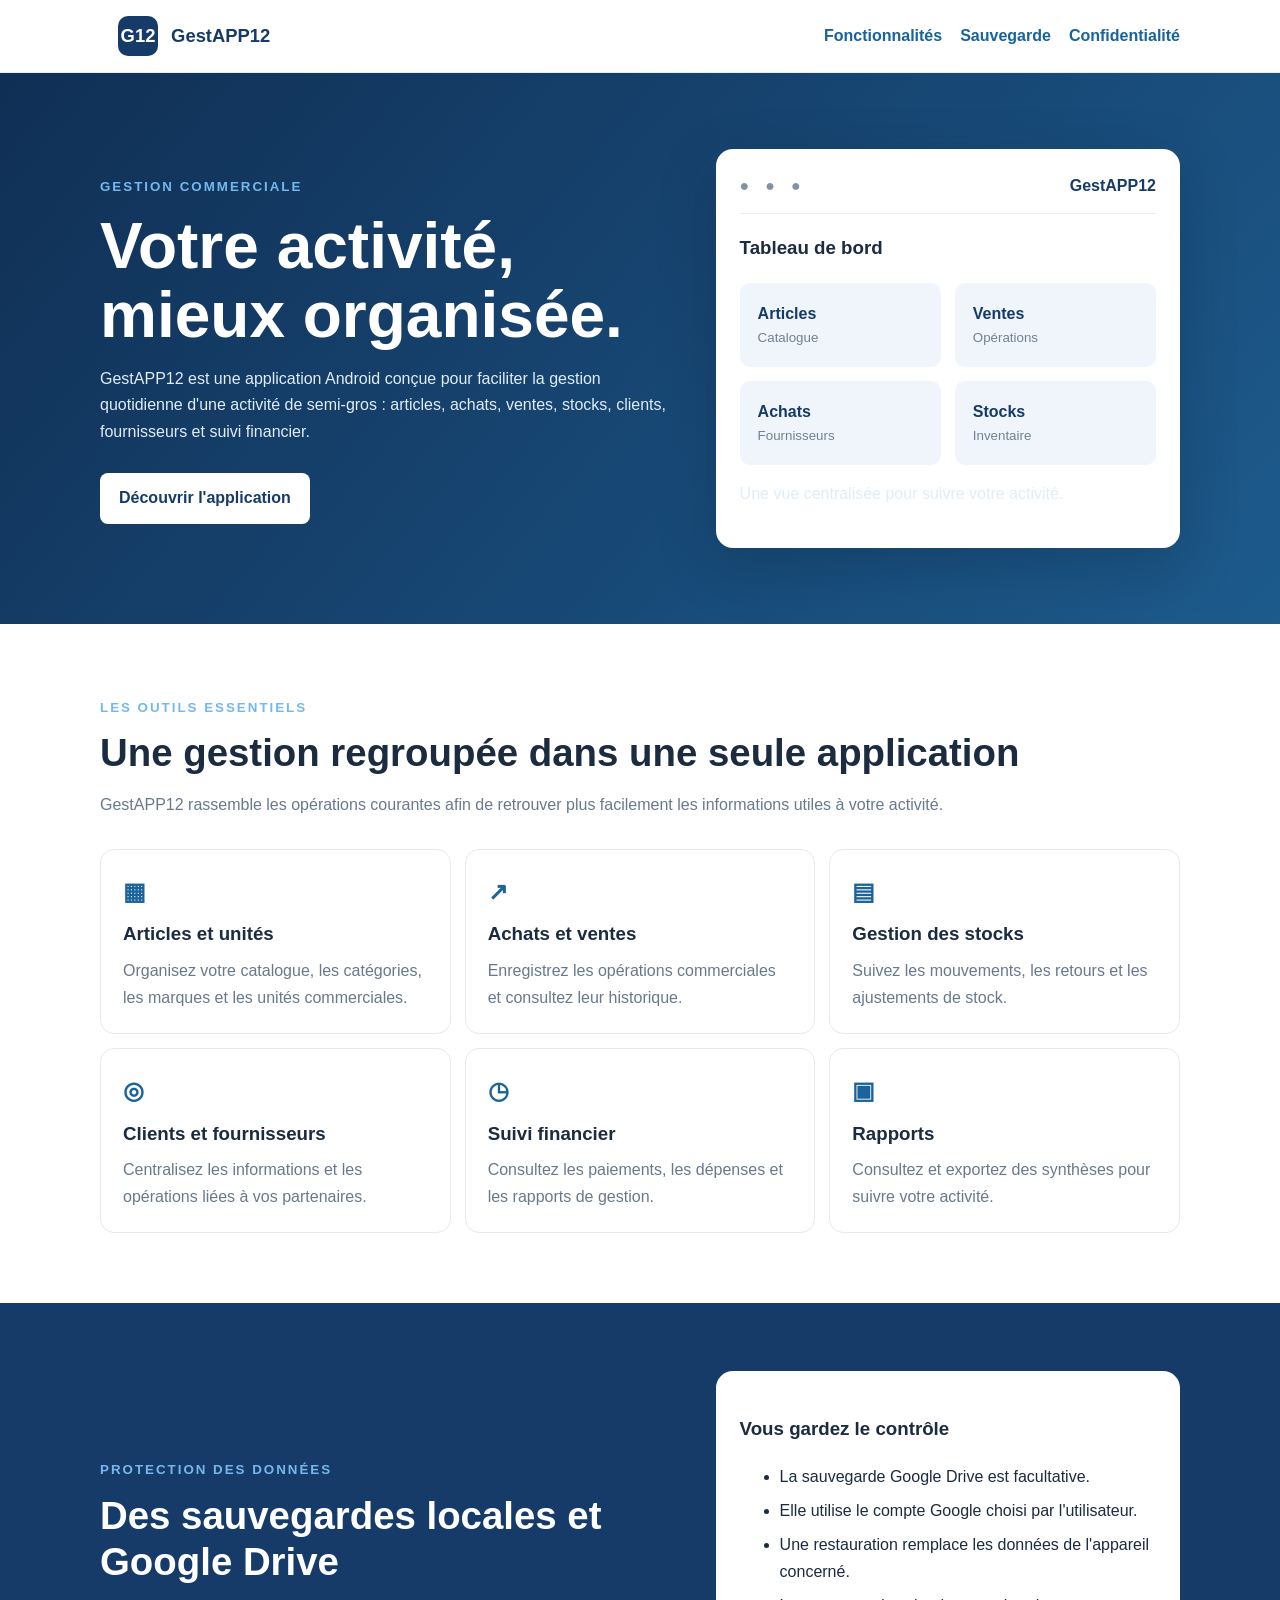
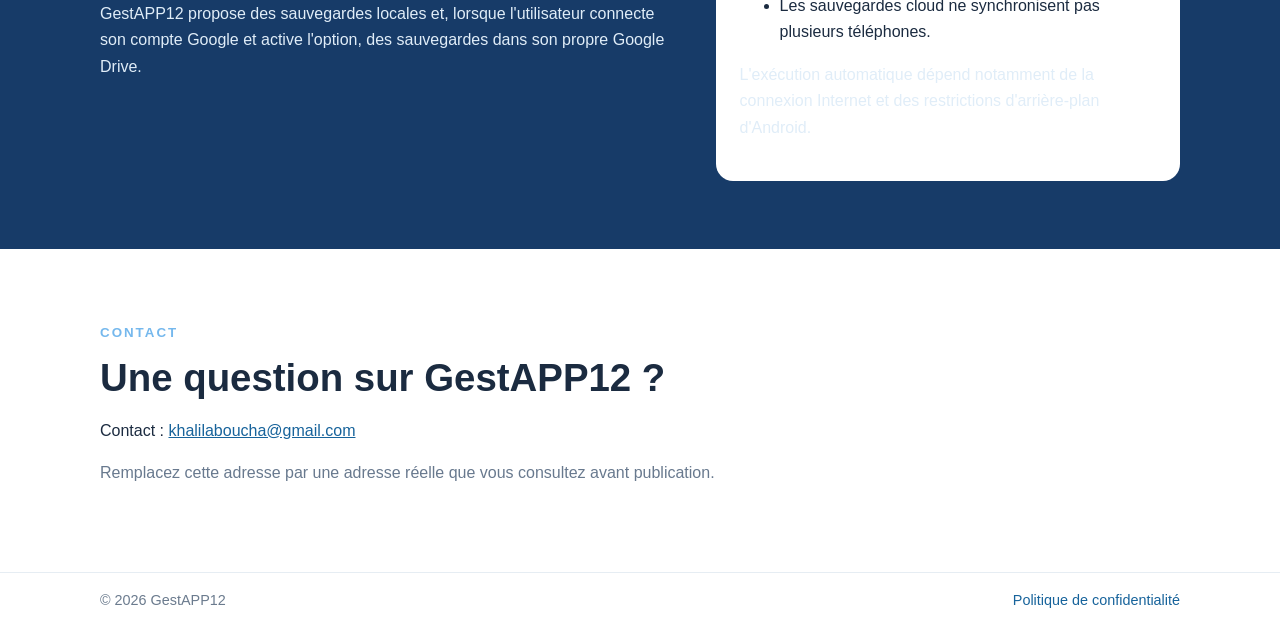
<file: index.html>
<!doctype html>
<html lang="fr"><head><meta charset="utf-8"><meta name="viewport" content="width=device-width,initial-scale=1">
<meta name="description" content="GestAPP12, application Android de gestion commerciale pour les activités de semi-gros.">
<title>GestAPP12 — Gestion commerciale simplifiée</title><link rel="stylesheet" href="assets/style.css"></head>
<body>
<header><nav class="wrap nav"><a class="brand" href="index.html"><b>G12</b> GestAPP12</a><div><a href="#fonctionnalites">Fonctionnalités</a><a href="#sauvegarde">Sauvegarde</a><a href="confidentialite.html">Confidentialité</a></div></nav></header>
<main>
<section class="hero"><div class="wrap hero-grid"><div><small>GESTION COMMERCIALE</small><h1>Votre activité, mieux organisée.</h1>
<p>GestAPP12 est une application Android conçue pour faciliter la gestion quotidienne d'une activité de semi-gros : articles, achats, ventes, stocks, clients, fournisseurs et suivi financier.</p><a class="btn" href="#fonctionnalites">Découvrir l'application</a></div>
<div class="screen"><div class="screen-head">●　●　● <strong>GestAPP12</strong></div><h3>Tableau de bord</h3><div class="tiles"><div>Articles<small>Catalogue</small></div><div>Ventes<small>Opérations</small></div><div>Achats<small>Fournisseurs</small></div><div>Stocks<small>Inventaire</small></div></div><p class="muted">Une vue centralisée pour suivre votre activité.</p></div></div></section>
<section class="wrap section" id="fonctionnalites"><small>LES OUTILS ESSENTIELS</small><h2>Une gestion regroupée dans une seule application</h2><p class="muted">GestAPP12 rassemble les opérations courantes afin de retrouver plus facilement les informations utiles à votre activité.</p>
<div class="cards"><article><b>▦</b><h3>Articles et unités</h3><p>Organisez votre catalogue, les catégories, les marques et les unités commerciales.</p></article><article><b>↗</b><h3>Achats et ventes</h3><p>Enregistrez les opérations commerciales et consultez leur historique.</p></article><article><b>▤</b><h3>Gestion des stocks</h3><p>Suivez les mouvements, les retours et les ajustements de stock.</p></article><article><b>◎</b><h3>Clients et fournisseurs</h3><p>Centralisez les informations et les opérations liées à vos partenaires.</p></article><article><b>◷</b><h3>Suivi financier</h3><p>Consultez les paiements, les dépenses et les rapports de gestion.</p></article><article><b>▣</b><h3>Rapports</h3><p>Consultez et exportez des synthèses pour suivre votre activité.</p></article></div></section>
<section class="backup" id="sauvegarde"><div class="wrap backup-grid"><div><small>PROTECTION DES DONNÉES</small><h2>Des sauvegardes locales et Google Drive</h2><p>GestAPP12 propose des sauvegardes locales et, lorsque l'utilisateur connecte son compte Google et active l'option, des sauvegardes dans son propre Google Drive.</p></div><div class="panel"><h3>Vous gardez le contrôle</h3><ul><li>La sauvegarde Google Drive est facultative.</li><li>Elle utilise le compte Google choisi par l'utilisateur.</li><li>Une restauration remplace les données de l'appareil concerné.</li><li>Les sauvegardes cloud ne synchronisent pas plusieurs téléphones.</li></ul><p class="muted">L'exécution automatique dépend notamment de la connexion Internet et des restrictions d'arrière-plan d'Android.</p></div></div></section>
<section class="wrap section"><small>CONTACT</small><h2>Une question sur GestAPP12 ?</h2><p>Contact : <a href="mailto:khalilaboucha@gmail.com">khalilaboucha@gmail.com</a></p><p class="muted">Remplacez cette adresse par une adresse réelle que vous consultez avant publication.</p></section>
</main><footer><div class="wrap foot"><span>© 2026 GestAPP12</span><a href="confidentialite.html">Politique de confidentialité</a></div></footer>
</body></html>
</file>
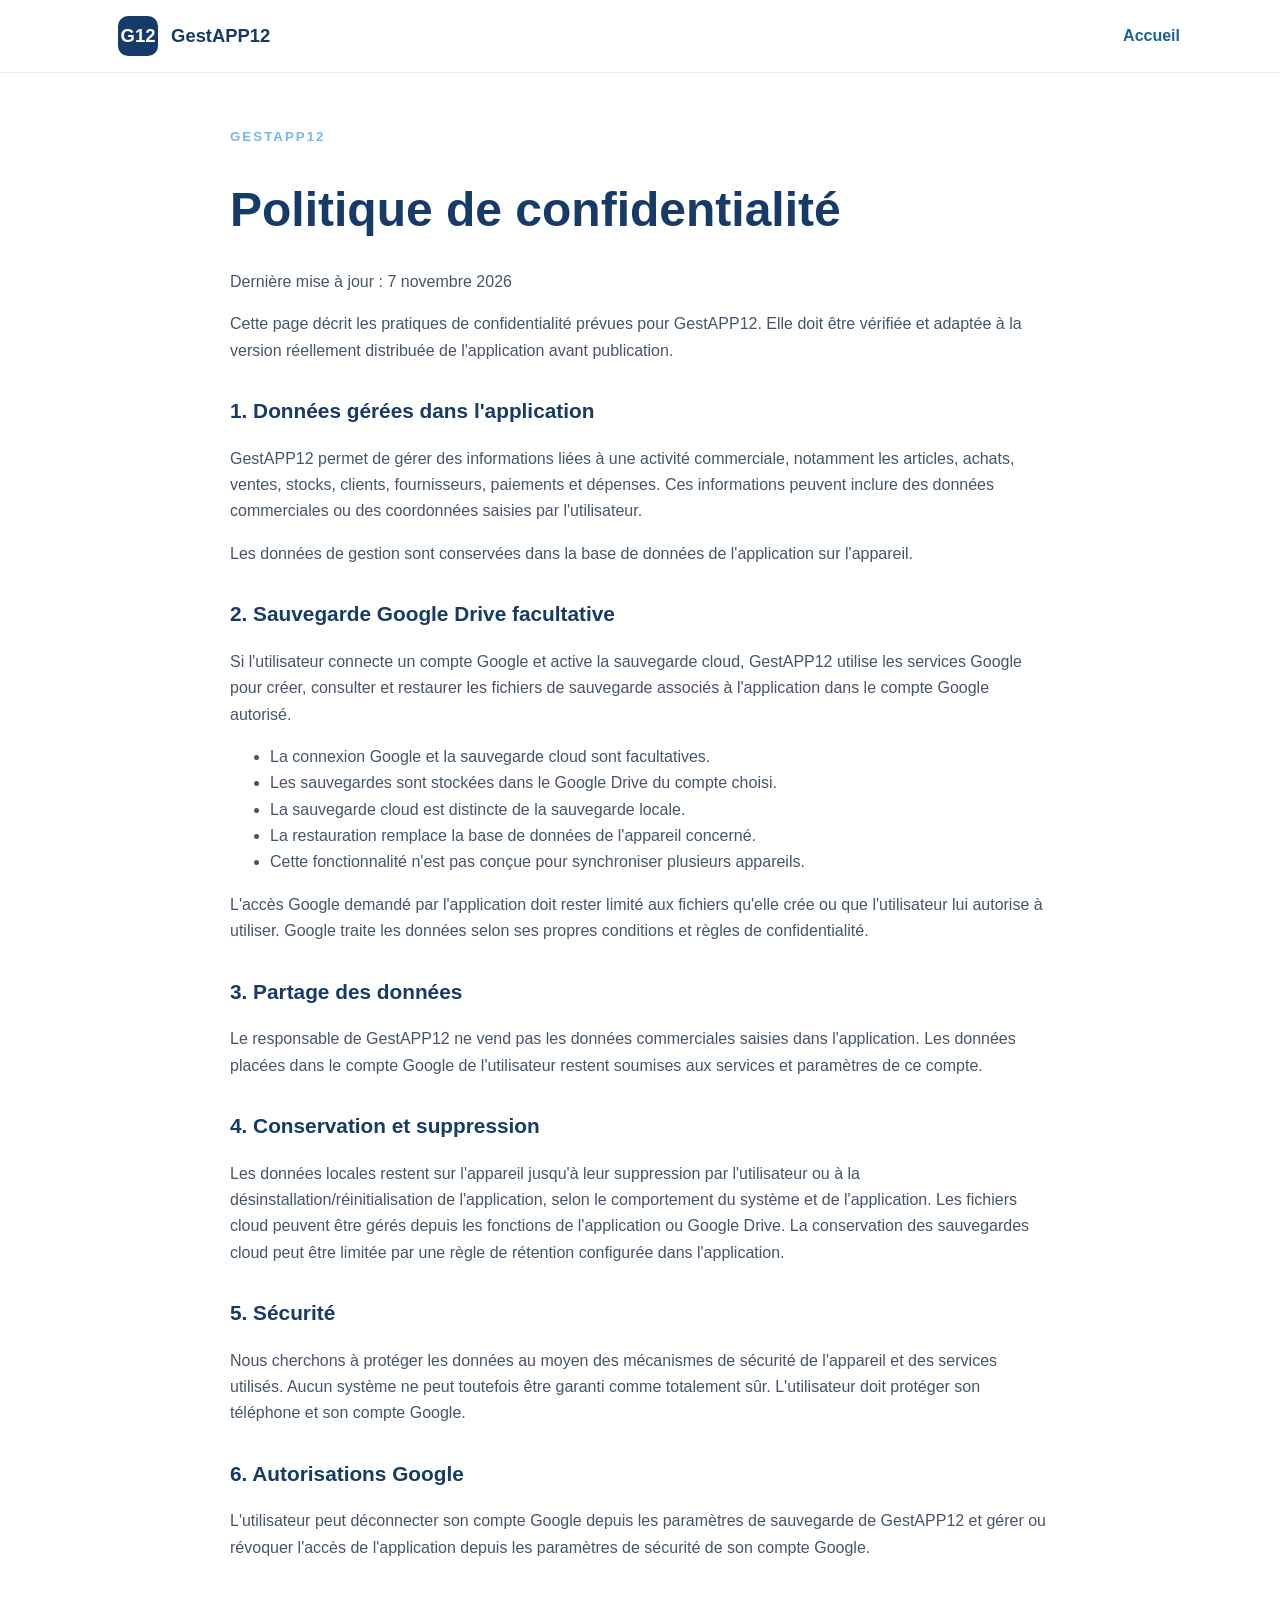
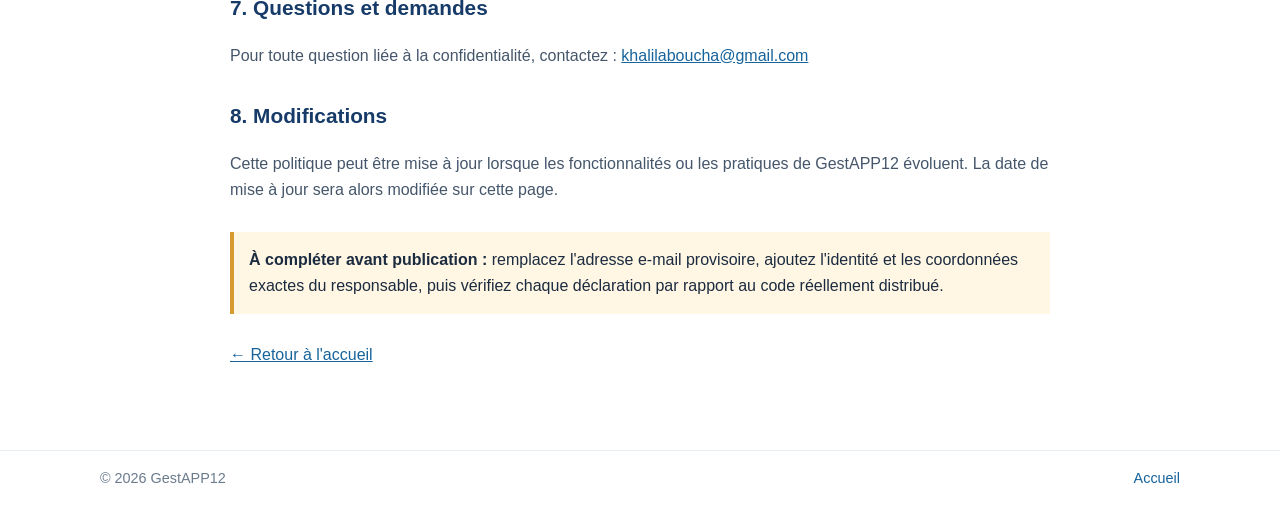
<file: confidentialite.html>
<!doctype html>
<html lang="fr"><head><meta charset="utf-8"><meta name="viewport" content="width=device-width,initial-scale=1"><meta name="description" content="Politique de confidentialité de GestAPP12."><title>Confidentialité — GestAPP12</title><link rel="stylesheet" href="assets/style.css"></head>
<body><header><nav class="wrap nav"><a class="brand" href="index.html"><b>G12</b> GestAPP12</a><a href="index.html">Accueil</a></nav></header>
<main class="wrap policy"><small>GESTAPP12</small><h1>Politique de confidentialité</h1><p class="muted">Dernière mise à jour : 7 novembre 2026</p>
<p>Cette page décrit les pratiques de confidentialité prévues pour GestAPP12. Elle doit être vérifiée et adaptée à la version réellement distribuée de l'application avant publication.</p>
<h2>1. Données gérées dans l'application</h2><p>GestAPP12 permet de gérer des informations liées à une activité commerciale, notamment les articles, achats, ventes, stocks, clients, fournisseurs, paiements et dépenses. Ces informations peuvent inclure des données commerciales ou des coordonnées saisies par l'utilisateur.</p><p>Les données de gestion sont conservées dans la base de données de l'application sur l'appareil.</p>
<h2>2. Sauvegarde Google Drive facultative</h2><p>Si l'utilisateur connecte un compte Google et active la sauvegarde cloud, GestAPP12 utilise les services Google pour créer, consulter et restaurer les fichiers de sauvegarde associés à l'application dans le compte Google autorisé.</p><ul><li>La connexion Google et la sauvegarde cloud sont facultatives.</li><li>Les sauvegardes sont stockées dans le Google Drive du compte choisi.</li><li>La sauvegarde cloud est distincte de la sauvegarde locale.</li><li>La restauration remplace la base de données de l'appareil concerné.</li><li>Cette fonctionnalité n'est pas conçue pour synchroniser plusieurs appareils.</li></ul><p>L'accès Google demandé par l'application doit rester limité aux fichiers qu'elle crée ou que l'utilisateur lui autorise à utiliser. Google traite les données selon ses propres conditions et règles de confidentialité.</p>
<h2>3. Partage des données</h2><p>Le responsable de GestAPP12 ne vend pas les données commerciales saisies dans l'application. Les données placées dans le compte Google de l'utilisateur restent soumises aux services et paramètres de ce compte.</p>
<h2>4. Conservation et suppression</h2><p>Les données locales restent sur l'appareil jusqu'à leur suppression par l'utilisateur ou à la désinstallation/réinitialisation de l'application, selon le comportement du système et de l'application. Les fichiers cloud peuvent être gérés depuis les fonctions de l'application ou Google Drive. La conservation des sauvegardes cloud peut être limitée par une règle de rétention configurée dans l'application.</p>
<h2>5. Sécurité</h2><p>Nous cherchons à protéger les données au moyen des mécanismes de sécurité de l'appareil et des services utilisés. Aucun système ne peut toutefois être garanti comme totalement sûr. L'utilisateur doit protéger son téléphone et son compte Google.</p>
<h2>6. Autorisations Google</h2><p>L'utilisateur peut déconnecter son compte Google depuis les paramètres de sauvegarde de GestAPP12 et gérer ou révoquer l'accès de l'application depuis les paramètres de sécurité de son compte Google.</p>
<h2>7. Questions et demandes</h2><p>Pour toute question liée à la confidentialité, contactez : <a href="mailto:khalilaboucha@gmail.com">khalilaboucha@gmail.com</a></p>
<h2>8. Modifications</h2><p>Cette politique peut être mise à jour lorsque les fonctionnalités ou les pratiques de GestAPP12 évoluent. La date de mise à jour sera alors modifiée sur cette page.</p>
<div class="notice"><strong>À compléter avant publication :</strong> remplacez l'adresse e-mail provisoire, ajoutez l'identité et les coordonnées exactes du responsable, puis vérifiez chaque déclaration par rapport au code réellement distribué.</div>
<p><a href="index.html">← Retour à l'accueil</a></p></main><footer><div class="wrap foot"><span>© 2026 GestAPP12</span><a href="index.html">Accueil</a></div></footer></body></html>
</file>
<file: assets/style.css>
*{box-sizing:border-box}body{margin:0;font:16px/1.65 Inter,Segoe UI,Arial,sans-serif;color:#1b2b40}a{color:#17639b}header{background:#fff;border-bottom:1px solid #e6edf3}.wrap{width:min(1080px,calc(100% - 36px));margin:auto}.nav,.foot{display:flex;align-items:center;justify-content:space-between;gap:20px;padding:16px 0}.nav a{text-decoration:none;margin-left:18px;font-weight:600}.brand{color:#173b68;font-size:1.15rem}.brand b{display:inline-grid;place-items:center;background:#173b68;color:white;border-radius:10px;width:40px;height:40px;margin-right:8px}.hero{background:linear-gradient(130deg,#102f55,#1d5b8d);color:white;padding:76px 0}.hero-grid,.backup-grid{display:grid;grid-template-columns:1.1fr .9fr;gap:48px;align-items:center}.hero h1{font-size:clamp(2.5rem,5vw,4rem);line-height:1.08;margin:12px 0}.hero p{color:#e0edf8;max-width:650px}.hero small,.backup small,.section>small,.policy>small{letter-spacing:.15em;font-weight:800;color:#75b8ed}.btn{display:inline-block;background:white;color:#173b68;text-decoration:none;padding:12px 19px;border-radius:8px;font-weight:800;margin-top:12px}.screen,.panel{background:white;color:#1b2b40;padding:24px;border-radius:17px;box-shadow:0 18px 55px #071a3040}.screen-head{border-bottom:1px solid #e6edf3;padding-bottom:14px;color:#8192a5}.screen-head strong{float:right;color:#173b68}.tiles,.cards{display:grid;grid-template-columns:repeat(2,1fr);gap:14px}.tiles div{background:#eff5fa;padding:18px;border-radius:10px;font-weight:700;color:#173b68}.tiles small{display:block;color:#708096;letter-spacing:0;font-weight:400}.muted{color:#68798e}.section{padding-top:70px;padding-bottom:70px}.section h2,.backup h2{font-size:clamp(1.8rem,3vw,2.5rem);line-height:1.2;margin:10px 0}.cards{grid-template-columns:repeat(3,1fr);margin-top:30px}.cards article{border:1px solid #e4eaf0;border-radius:14px;padding:22px}.cards article>b{color:#1b639b;font-size:1.5rem}.cards h3{margin:8px 0}.cards p{margin:0;color:#68798e}.backup{background:#173b68;color:white;padding:68px 0}.backup p{color:#e0edf8}.panel{box-shadow:none}.panel li{margin:8px 0}.policy{max-width:820px;padding-top:50px;padding-bottom:65px}.policy h1{font-size:clamp(2.2rem,4vw,3rem);color:#173b68;line-height:1.15}.policy h2{color:#173b68;margin-top:30px;font-size:1.3rem}.policy p,.policy li{color:#45566b}.notice{background:#fff6e3;border-left:4px solid #d69b2e;padding:15px;margin:28px 0}footer{border-top:1px solid #e6edf3;color:#6b7b8e}.foot{font-size:.9rem}.foot a{text-decoration:none}@media(max-width:720px){.nav{align-items:flex-start;flex-direction:column}.nav a{margin:0 14px 0 0}.hero-grid,.backup-grid{grid-template-columns:1fr}.cards{grid-template-columns:1fr 1fr}.hero{padding:52px 0}}@media(max-width:460px){.cards{grid-template-columns:1fr}.foot{align-items:flex-start;flex-direction:column}}
</file>
